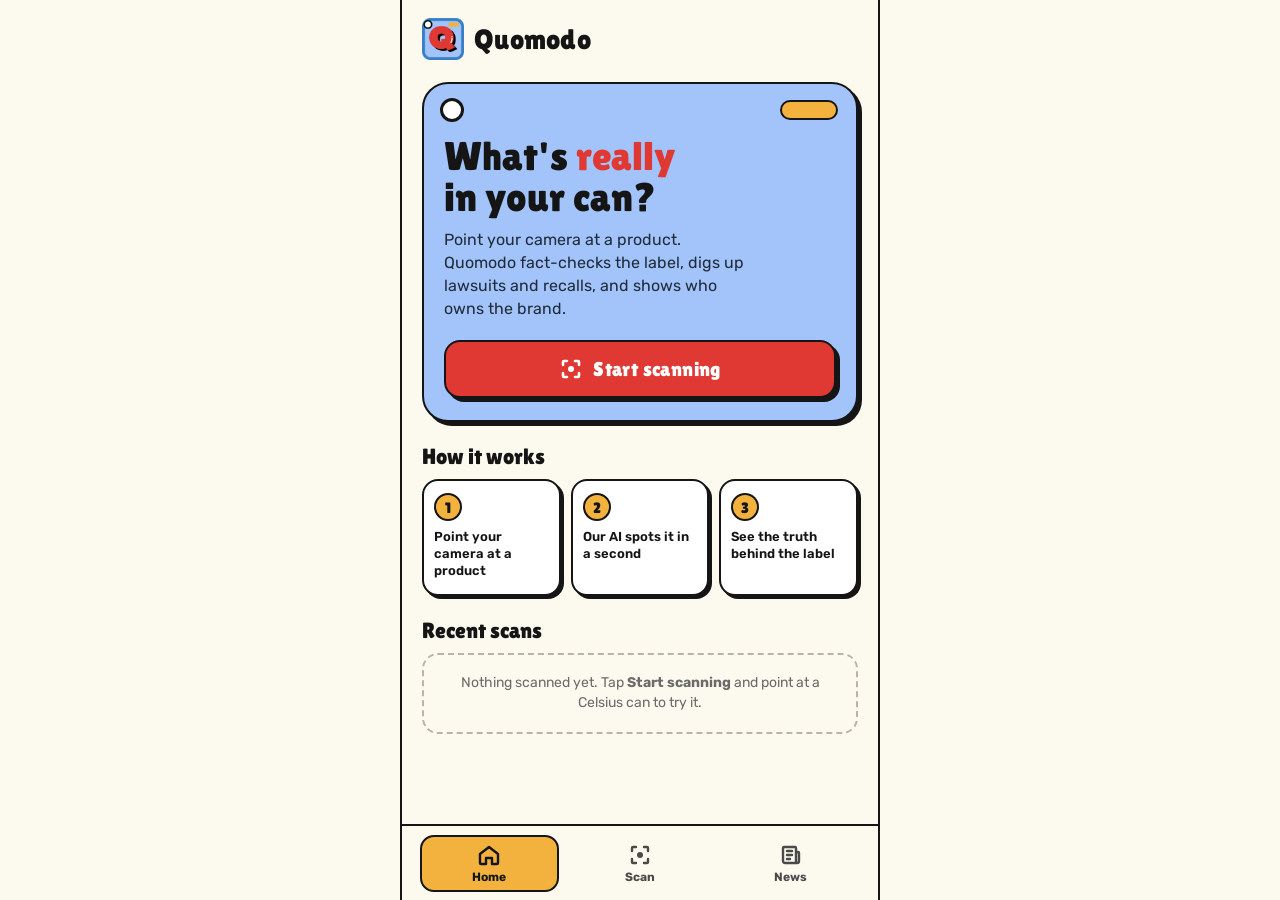
<file: Quomodo/index.html>
<!doctype html>
<html lang="en">
<head>
<meta charset="utf-8" />
<meta name="viewport" content="width=device-width, initial-scale=1, viewport-fit=cover" />
<meta name="theme-color" content="#fcf9ee" />
<title>Quomodo</title>
<link rel="icon" href="icon-180.png" />
<link rel="apple-touch-icon" href="icon-180.png" />
<link rel="preconnect" href="https://fonts.googleapis.com" />
<link href="https://fonts.googleapis.com/css2?family=Lilita+One&family=Rubik:wght@400;500;600;700&display=swap" rel="stylesheet" />
<link rel="stylesheet" href="styles.css" />
</head>
<body>
<div id="app">

  <!-- ============ HOME ============ -->
  <section id="screen-home" class="screen active" aria-label="Home">
    <div class="home">
      <div class="topbar">
        <img src="logo.png" alt="" class="logo-img" />
        <div class="wordmark">Quomodo</div>
      </div>

      <div class="hero">
        <h1>What's <em>really</em> in your can?</h1>
        <p>Point your camera at a product. Quomodo fact-checks the label, digs up lawsuits and recalls, and shows who owns the brand.</p>
        <button id="btn-start" class="btn btn-red btn-block">
          <svg viewBox="0 0 24 24" width="24" height="24" aria-hidden="true"><path d="M4 8V5a1 1 0 0 1 1-1h3M16 4h3a1 1 0 0 1 1 1v3M20 16v3a1 1 0 0 1-1 1h-3M8 20H5a1 1 0 0 1-1-1v-3" fill="none" stroke="currentColor" stroke-width="2.6" stroke-linecap="round"/><circle cx="12" cy="12" r="3" fill="currentColor"/></svg>
          Start scanning
        </button>
      </div>

      <div>
        <div class="section-head"><h2>How it works</h2></div>
        <div class="steps">
          <div class="step"><b>1</b><span>Point your camera at a product</span></div>
          <div class="step"><b>2</b><span>Our AI spots it in a second</span></div>
          <div class="step"><b>3</b><span>See the truth behind the label</span></div>
        </div>
      </div>

      <div>
        <div class="section-head"><h2>Recent scans</h2><span class="eyebrow" id="recent-count"></span></div>
        <div class="recent" id="recent"></div>
      </div>
    </div>
  </section>

  <!-- ============ SCAN ============ -->
  <section id="screen-scan" class="screen" aria-label="Scanner">
    <video id="cam" playsinline muted autoplay></video>
    <img id="photo-img" class="photo-img" alt="Your photo" hidden />
    <canvas id="work" width="640" height="640" hidden></canvas>
    <div class="flash" id="flash"></div>

    <div class="scan-status" id="scan-status"><img src="logo.png" alt="" class="logo-img" /><span class="live-dot"></span><span id="status-text">Scanning</span></div>
    <div class="toast" id="toast">Product found!</div>
    <div id="scan-hint" class="scan-hint">Starting camera…</div>

    <!-- shown only when the live camera isn't available -->
    <div id="photo-mode" class="photo-mode" hidden>
      <label class="btn btn-red btn-block" for="photo-input">
        <svg viewBox="0 0 24 24" width="22" height="22" aria-hidden="true"><path d="M4 8h3l2-3h6l2 3h3a1 1 0 0 1 1 1v10a1 1 0 0 1-1 1H4a1 1 0 0 1-1-1V9a1 1 0 0 1 1-1z" fill="none" stroke="currentColor" stroke-width="2.4" stroke-linejoin="round"/><circle cx="12" cy="13.5" r="3.5" fill="none" stroke="currentColor" stroke-width="2.4"/></svg>
        Take a photo
      </label>
      <input id="photo-input" type="file" accept="image/*" capture="environment" hidden />
      <p id="photo-msg" class="photo-msg">Live camera isn't available here. Snap the product with its label facing you.</p>
    </div>

    <!-- result pop-up (bottom sheet) -->
    <div id="sheet" class="sheet" aria-hidden="true">
      <button class="sheet-grab" id="sheet-grab" aria-label="Expand details"></button>
      <div class="sheet-head">
        <div class="grade" id="grade" title="Quomodo trust grade">D</div>
        <div class="prod-meta">
          <div class="prod-name" id="prod-name">Celsius Energy Drink</div>
          <div class="prod-sub" id="prod-sub">Celsius Holdings, Inc. · 355 mL can</div>
          <div class="score-line" id="score-line"></div>
        </div>
        <button class="icon-btn" id="btn-close" aria-label="Close and scan again">
          <svg viewBox="0 0 24 24" width="18" height="18"><path d="M6 6l12 12M18 6L6 18" stroke="currentColor" stroke-width="2.8" stroke-linecap="round"/></svg>
        </button>
      </div>

      <div class="chips" id="chips"></div>

      <button class="btn btn-white btn-expand" id="btn-expand" aria-expanded="false">
        <span>Show full details</span>
        <svg viewBox="0 0 24 24" width="20" height="20" aria-hidden="true"><path d="M6 15l6-6 6 6" fill="none" stroke="currentColor" stroke-width="2.8" stroke-linecap="round" stroke-linejoin="round"/></svg>
      </button>

      <div class="details" id="details">
        <div class="seg" role="tablist">
          <button role="tab" class="seg-btn active" data-pane="claims">Claims check</button>
          <button role="tab" class="seg-btn" data-pane="issues">Lawsuits</button>
          <button role="tab" class="seg-btn" data-pane="tree">Company tree</button>
        </div>
        <div class="pane active" id="pane-claims"></div>
        <div class="pane" id="pane-issues"></div>
        <div class="pane" id="pane-tree"></div>
        <p class="sources-note">Every card links to its source. Info current to Nov 2026.</p>
      </div>
    </div>
  </section>

  <!-- ============ NEWS ============ -->
  <section id="screen-news" class="screen" aria-label="News">
    <header class="page-head">
      <h2>News</h2>
      <p id="news-context">Food and drink news. Scan a product to tailor these.</p>
    </header>
    <div class="news-list" id="news-list"></div>
  </section>

  <!-- ============ TAB BAR ============ -->
  <nav class="tabbar" aria-label="Main">
    <button class="tab active" data-screen="home">
      <svg viewBox="0 0 24 24" aria-hidden="true"><path d="M3 11l9-7 9 7v9a1 1 0 0 1-1 1h-5v-6h-6v6H4a1 1 0 0 1-1-1z" fill="none" stroke="currentColor" stroke-width="2.4" stroke-linejoin="round"/></svg>
      <span>Home</span>
    </button>
    <button class="tab tab-scan" data-screen="scan">
      <svg viewBox="0 0 24 24" aria-hidden="true"><path d="M4 8V5a1 1 0 0 1 1-1h3M16 4h3a1 1 0 0 1 1 1v3M20 16v3a1 1 0 0 1-1 1h-3M8 20H5a1 1 0 0 1-1-1v-3" fill="none" stroke="currentColor" stroke-width="2.4" stroke-linecap="round"/><circle cx="12" cy="12" r="3" fill="currentColor"/></svg>
      <span>Scan</span>
    </button>
    <button class="tab" data-screen="news">
      <svg viewBox="0 0 24 24" aria-hidden="true"><path d="M5 4h11a1 1 0 0 1 1 1v14a1 1 0 0 0 1 1H6a2 2 0 0 1-2-2V5a1 1 0 0 1 1-1zM17 9h2a1 1 0 0 1 1 1v8a2 2 0 0 1-2 2M8 8h5M8 12h5M8 16h3" fill="none" stroke="currentColor" stroke-width="2.4" stroke-linecap="round"/></svg>
      <span>News</span>
    </button>
  </nav>
</div>

<script src="vendor/ort.min.js"></script>
<script src="products.js"></script>
<script src="app.js"></script>
</body>
</html>
</file>
<file: Quomodo/styles.css>
/* Quomodo: playful sticker look taken from the logo.
   Cream paper, thick ink outlines, hard offset shadows, logo blue / sky / red / sun. */
:root{
  color-scheme:light;
  --cream:#fcf9ee; --paper:#ffffff; --ink:#151515; --ink-soft:#4a4a4a; --muted:#6b6b6b;
  --blue:#387fc6; --sky:#a2c4fa; --sky-soft:#dce9fd; --red:#e03832; --sun:#f3b23e; --sun-soft:#fdeccb;
  --good:#2f9e5b; --good-soft:#d8f0e1; --red-soft:#fbdcda;
  --display:"Lilita One","Arial Rounded MT Bold",system-ui,sans-serif;
  --body:"Rubik",system-ui,-apple-system,"Segoe UI",sans-serif;
  --line:2.5px solid var(--ink); --shadow:4px 4px 0 var(--ink); --shadow-sm:3px 3px 0 var(--ink);
  --radius:20px; --tabbar:76px;
}
[hidden]{display:none!important}
*{box-sizing:border-box;margin:0;padding:0}
html,body{height:100%;background:var(--cream);color:var(--ink);font-family:var(--body);-webkit-font-smoothing:antialiased}
button,label{font:inherit;color:inherit;background:none;border:0;cursor:pointer}
a{color:inherit}
:focus-visible{outline:3px solid var(--blue);outline-offset:3px}
#app{position:relative;height:100dvh;max-width:480px;margin:0 auto;overflow:hidden;background:var(--cream)}
@media (min-width:481px){#app{border-left:var(--line);border-right:var(--line)}}

.screen{position:absolute;inset:0 0 var(--tabbar) 0;display:none;overflow-y:auto;overflow-x:hidden}
.screen.active{display:block}

/* shared bits */
.btn{display:inline-flex;align-items:center;justify-content:center;gap:10px;padding:15px 22px;border:var(--line);border-radius:16px;
  box-shadow:var(--shadow);font-family:var(--display);font-size:20px;letter-spacing:.02em;transition:transform .1s,box-shadow .1s}
.btn:active{transform:translate(3px,3px);box-shadow:1px 1px 0 var(--ink)}
.btn-red{background:var(--red);color:#fff}
.btn-white{background:var(--paper)}
.btn-block{width:100%}
.eyebrow{font-size:12px;font-weight:700;letter-spacing:.12em;text-transform:uppercase;color:var(--ink-soft)}

/* ---------- Home ---------- */
.home{padding:calc(18px + env(safe-area-inset-top)) 20px 28px;display:grid;gap:22px}
.topbar{display:flex;align-items:center;gap:10px}
.topbar img{width:42px;height:42px}
.wordmark{font-family:var(--display);font-size:28px;letter-spacing:.01em;line-height:1}
.wordmark .dot-i{color:var(--red)}

.hero{background:var(--sky);border:var(--line);border-radius:26px;box-shadow:var(--shadow);padding:24px 20px 22px;position:relative;overflow:hidden}
.hero::before{content:"";position:absolute;top:16px;right:18px;width:54px;height:16px;border-radius:10px;background:var(--sun);border:var(--line)}
.hero::after{content:"";position:absolute;top:14px;left:16px;width:18px;height:18px;border-radius:50%;background:#fff;border:3px solid var(--ink)}
.hero h1{font-family:var(--display);font-weight:400;font-size:40px;line-height:1.02;margin:28px 0 10px;text-wrap:balance}
.hero h1 em{font-style:normal;color:var(--red);-webkit-text-stroke:0}
.hero p{font-size:16px;line-height:1.45;color:#1f2a3a;max-width:30ch;margin-bottom:20px}

.steps{display:grid;grid-template-columns:repeat(3,1fr);gap:10px}
.step{background:var(--paper);border:var(--line);border-radius:16px;padding:12px 10px 14px;box-shadow:var(--shadow-sm)}
.step b{display:grid;place-items:center;width:28px;height:28px;border-radius:50%;background:var(--sun);border:2px solid var(--ink);font-family:var(--display);font-weight:400;font-size:15px;margin-bottom:8px}
.step span{font-size:13px;font-weight:600;line-height:1.3;display:block}

.section-head{display:flex;justify-content:space-between;align-items:baseline;margin-bottom:10px}
.section-head h2{font-family:var(--display);font-weight:400;font-size:22px}
.recent{display:grid;gap:10px}
.recent-item{display:flex;align-items:center;gap:12px;background:var(--paper);border:var(--line);border-radius:16px;padding:12px;text-align:left;width:100%}
.recent-item .grade{width:40px;height:40px;font-size:20px;box-shadow:none}
.recent-item .ri-name{font-weight:700;font-size:15px}
.recent-item .ri-sub{font-size:12px;color:var(--muted);margin-top:2px}
.recent-item .chev{margin-left:auto;color:var(--ink-soft)}
.empty{border:2.5px dashed #b9b4a3;border-radius:16px;padding:18px;text-align:center;color:var(--muted);font-size:14px;line-height:1.45}

/* ---------- Scan ---------- */
#screen-scan{background:#000;overflow:hidden}
#cam,.photo-img{position:absolute;inset:0;width:100%;height:100%;object-fit:cover}
.scan-status{position:absolute;top:calc(14px + env(safe-area-inset-top));left:14px;display:flex;align-items:center;gap:8px;
  padding:6px 12px 6px 6px;border-radius:999px;background:rgba(252,249,238,.92);border:2px solid var(--ink);font-size:13px;font-weight:600;pointer-events:none}
.scan-status img{width:24px;height:24px}
.live-dot{width:8px;height:8px;border-radius:50%;background:var(--red);animation:pulse 1.4s infinite}
@keyframes pulse{0%,100%{opacity:1;transform:scale(1)}50%{opacity:.35;transform:scale(.7)}}
.scan-hint{position:absolute;bottom:28px;left:50%;transform:translateX(-50%);padding:9px 16px;border-radius:999px;background:rgba(21,21,21,.6);
  color:#fff;font-size:14px;transition:opacity .6s;white-space:nowrap;pointer-events:none;backdrop-filter:blur(6px)}
.scan-hint.hide{opacity:0}
.flash{position:absolute;inset:0;border:0 solid var(--sun);pointer-events:none;opacity:0}
.flash.go{animation:flash .7s ease-out}
@keyframes flash{0%{opacity:1;border-width:14px}100%{opacity:0;border-width:0}}
.toast{position:absolute;top:calc(60px + env(safe-area-inset-top));left:50%;transform:translate(-50%,-20px);opacity:0;background:var(--sun);border:var(--line);
  box-shadow:var(--shadow-sm);border-radius:14px;padding:8px 14px;font-family:var(--display);font-size:17px;transition:all .3s;white-space:nowrap;pointer-events:none}
.toast.show{opacity:1;transform:translate(-50%,0)}

.photo-mode{position:absolute;left:0;right:0;bottom:22px;display:flex;flex-direction:column;align-items:center;gap:12px;padding:0 24px;text-align:center}
.photo-msg{font-size:14px;color:var(--ink);background:var(--cream);border:2px solid var(--ink);padding:8px 14px;border-radius:12px;max-width:340px;line-height:1.4}
.photo-mode .btn{max-width:300px}

/* bottom sheet */
.sheet{position:absolute;left:0;right:0;bottom:0;background:var(--cream);border-top:var(--line);border-radius:28px 28px 0 0;
  padding:8px 16px 18px;transform:translateY(110%);transition:transform .42s cubic-bezier(.2,1.1,.3,1),max-height .38s;max-height:52%;overflow:hidden}
.sheet.open{transform:translateY(0)}
.sheet.expanded{max-height:calc(100% - 16px);overflow-y:auto}
.sheet-grab{width:44px;height:6px;border-radius:3px;background:var(--ink);opacity:.25;margin:4px auto 12px;display:block}
.sheet-head{display:flex;align-items:center;gap:12px}
.grade{width:58px;height:58px;border-radius:50%;flex:none;display:grid;place-items:center;font-family:var(--display);font-size:30px;border:var(--line);box-shadow:var(--shadow-sm);color:#fff;line-height:1}
.grade.A,.grade.B{background:var(--good)}.grade.C{background:var(--sun);color:var(--ink)}.grade.D,.grade.F{background:var(--red)}
.prod-meta{flex:1;min-width:0}
.prod-name{font-family:var(--display);font-size:22px;line-height:1.1}
.prod-sub{color:var(--muted);font-size:13px;margin-top:3px}
.score-line{font-size:13px;font-weight:600;margin-top:4px}
.icon-btn{width:40px;height:40px;border-radius:50%;background:var(--paper);border:2px solid var(--ink);flex:none;display:grid;place-items:center}

.chips{display:grid;grid-template-columns:repeat(3,1fr);gap:8px;margin:14px 0 12px}
.chip{border:2px solid var(--ink);border-radius:14px;padding:9px 10px 10px;background:var(--paper)}
.chip b{display:block;font-family:var(--display);font-weight:400;font-size:24px;line-height:1.05}
.chip span{font-size:12px;color:var(--ink-soft);font-weight:500}
.chip.bad{background:var(--red-soft)}.chip.warn{background:var(--sun-soft)}.chip.ok{background:var(--good-soft)}

.btn-expand{width:100%;font-size:18px;padding:12px}
.btn-expand svg{transition:transform .25s}
.sheet.expanded .btn-expand svg{transform:rotate(180deg)}

.details{display:none;margin-top:16px}
.sheet.expanded .details{display:block}
.seg{display:grid;grid-template-columns:repeat(3,1fr);background:var(--paper);border:2px solid var(--ink);padding:4px;border-radius:14px;gap:4px;position:sticky;top:-8px;z-index:2}
.seg-btn{padding:9px 4px;border-radius:10px;font-size:13px;font-weight:700;color:var(--ink-soft)}
.seg-btn.active{background:var(--blue);color:#fff}
.pane{display:none;padding-top:14px}
.pane.active{display:grid;gap:10px}

.card{background:var(--paper);border:2px solid var(--ink);border-radius:16px;padding:14px}
.card-top{display:flex;justify-content:space-between;align-items:flex-start;gap:10px}
.card h4{font-size:15px;font-weight:700;line-height:1.35}
.card .when{font-size:12px;color:var(--muted);margin-top:3px}
.card p{font-size:14px;color:#2b2b2b;line-height:1.5;margin-top:8px}
.card .src{display:inline-block;margin-top:9px;font-size:12px;font-weight:600;color:var(--blue);text-decoration:none}
.badge{font-size:11px;font-weight:700;padding:4px 9px;border-radius:999px;white-space:nowrap;flex:none;border:2px solid var(--ink)}
.badge.false{background:var(--red);color:#fff}
.badge.mixed{background:var(--sun)}
.badge.true{background:var(--good);color:#fff}
.badge.info{background:var(--sky)}
.group-label{font-size:12px;text-transform:uppercase;letter-spacing:.1em;color:var(--ink-soft);margin:8px 2px 0;font-weight:700}
details.how{font-size:13px;color:var(--ink-soft);line-height:1.5;border:2px dashed #b9b4a3;border-radius:14px;padding:10px 12px}
details.how summary{font-weight:700;cursor:pointer;color:var(--ink)}
details.how ul{margin:8px 0 0 18px}

/* company tree */
.tree{list-style:none}
.tree ul{list-style:none;margin-left:16px;padding-left:16px;border-left:2.5px solid var(--ink)}
.tree li{position:relative;margin:8px 0}
.tree ul>li::before{content:"";position:absolute;left:-16px;top:22px;width:14px;border-top:2.5px solid var(--ink)}
.node{background:var(--paper);border:2px solid var(--ink);border-radius:14px;padding:10px 12px}
.node.root{background:var(--sky)}
.node.scanned{background:var(--sun-soft);box-shadow:var(--shadow-sm)}
.node .n{font-weight:700;font-size:14px}
.node .r{font-size:12px;color:var(--ink-soft);margin-top:2px}
.node.side{border-style:dashed}
.sources-note{font-size:12px;color:var(--muted);text-align:center;margin:16px 0 4px}

/* ---------- News ---------- */
.page-head{padding:calc(20px + env(safe-area-inset-top)) 20px 6px}
.page-head h2{font-family:var(--display);font-weight:400;font-size:36px}
.page-head p{color:var(--ink-soft);font-size:14px;margin-top:4px}
.news-list{padding:14px 20px 28px;display:grid;gap:14px}
.news-card{display:flex;gap:14px;align-items:center;padding:18px;border:var(--line);border-radius:var(--radius);box-shadow:var(--shadow);text-decoration:none;transition:transform .1s,box-shadow .1s}
.news-card:active{transform:translate(3px,3px);box-shadow:1px 1px 0 var(--ink)}
.news-card.trends{background:var(--sky)}.news-card.recipes{background:var(--sun)}.news-card.recalls{background:var(--red);color:#fff}
.news-card.recalls p{color:#ffe9e8}
.news-ico{width:50px;height:50px;border-radius:14px;display:grid;place-items:center;flex:none;background:var(--paper);border:2px solid var(--ink);color:var(--ink)}
.news-card h3{font-family:var(--display);font-weight:400;font-size:22px}
.news-card p{font-size:13px;color:#24303d;margin-top:2px;line-height:1.4}
.news-card .arrow{margin-left:auto;flex:none}

/* ---------- Tab bar ---------- */
.tabbar{position:absolute;left:0;right:0;bottom:0;height:var(--tabbar);display:grid;grid-template-columns:repeat(3,1fr);align-items:center;
  background:var(--cream);border-top:var(--line);padding:0 12px env(safe-area-inset-bottom);z-index:10}
.tab{display:flex;flex-direction:column;align-items:center;justify-content:center;gap:3px;font-size:12px;font-weight:700;color:var(--ink-soft);padding:6px 0;border-radius:14px;margin:0 6px}
.tab svg{width:24px;height:24px}
.tab.active{color:var(--ink);background:var(--sun);border:2px solid var(--ink)}
.tab-scan.active{background:var(--red);color:#fff}

@media (prefers-reduced-motion:reduce){*{animation:none!important;transition:none!important}}
</file>
